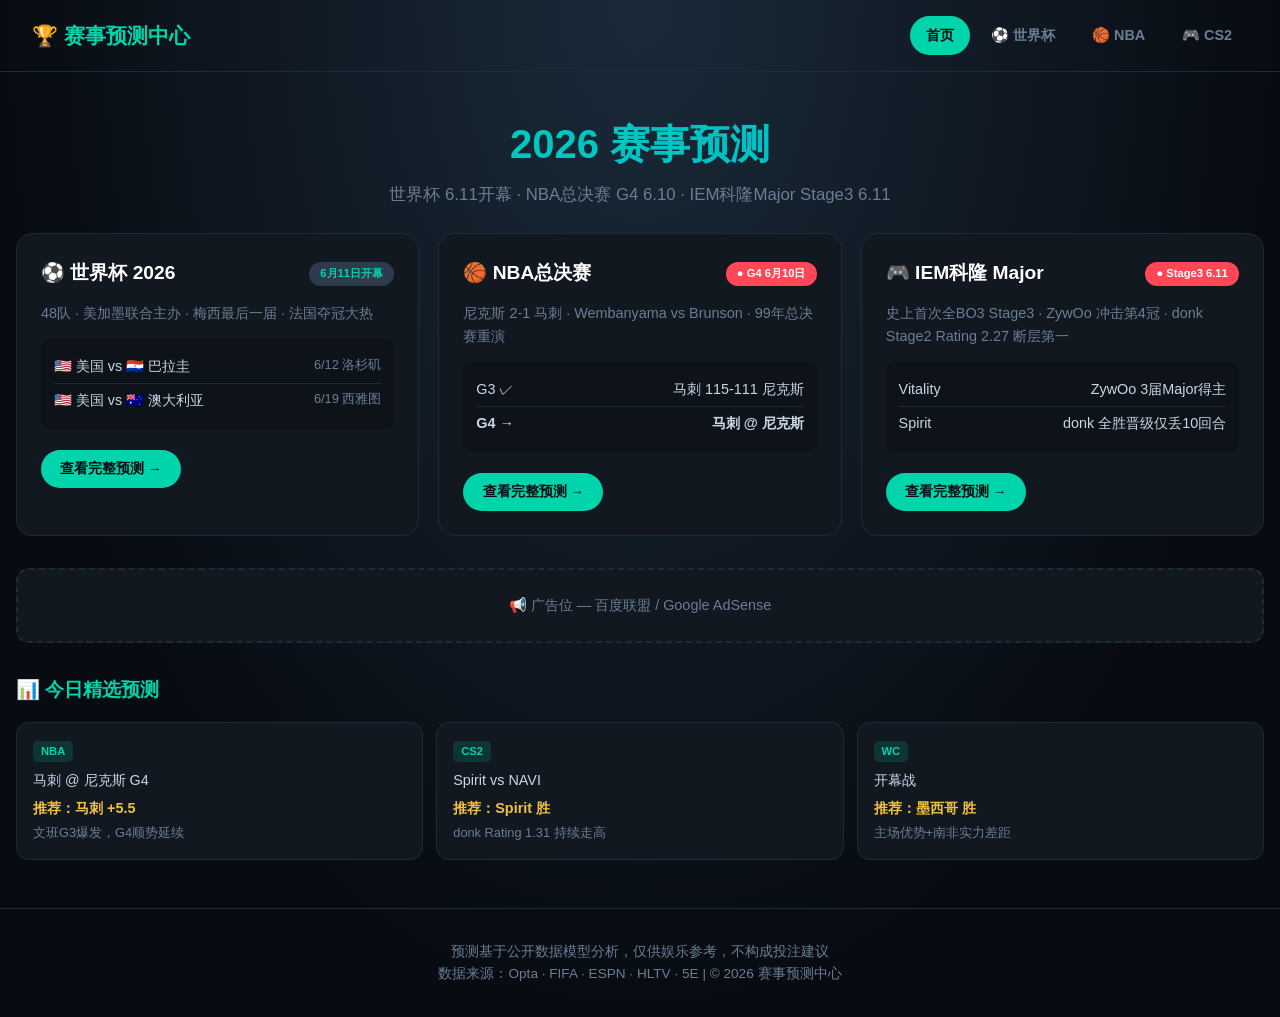
<file: index.html>
<!DOCTYPE html>
<html lang="zh-CN">
<head>
<meta charset="UTF-8">
<meta name="viewport" content="width=device-width, initial-scale=1.0">
<meta name="description" content="2026赛事预测：世界杯、NBA总决赛尼克斯vs马刺、IEM科隆CS2 Major。每日更新AI数据模型+专家分析。">
<meta name="keywords" content="世界杯预测,NBA总决赛,科隆Major,2026世界杯赛程,比分预测">
<title>赛事预测中心 | 世界杯 · NBA · CS2 Major 2026</title>
<link rel="stylesheet" href="style.css">
<link rel="manifest" href="manifest.json">
<meta name="theme-color" content="#00d4aa">
</head>
<body>
<header>
  <div class="logo">🏆 赛事预测中心</div>
  <nav>
    <a href="index.html" class="active">首页</a>
    <a href="wc.html">⚽ 世界杯</a>
    <a href="nba.html">🏀 NBA</a>
    <a href="cs2.html">🎮 CS2</a>
  </nav>
</header>

<main>
  <section class="hero">
    <h1>2026 赛事预测</h1>
    <p>世界杯 6.11开幕 · NBA总决赛 G4 6.10 · IEM科隆Major Stage3 6.11</p>
  </section>

  <section class="events">
    <!-- WC -->
    <article class="event-card">
      <div class="event-header">
        <h2>⚽ 世界杯 2026</h2>
        <span class="status upcoming">6月11日开幕</span>
      </div>
      <p class="desc">48队 · 美加墨联合主办 · 梅西最后一届 · 法国夺冠大热</p>
      <div class="highlight">
        <div class="match-row"><span>🇺🇸 美国 vs 🇵🇾 巴拉圭</span><span class="date">6/12 洛杉矶</span></div>
        <div class="match-row"><span>🇺🇸 美国 vs 🇦🇺 澳大利亚</span><span class="date">6/19 西雅图</span></div>
      </div>
      <a href="wc.html" class="btn">查看完整预测 →</a>
    </article>

    <!-- NBA -->
    <article class="event-card">
      <div class="event-header">
        <h2>🏀 NBA总决赛</h2>
        <span class="status live">● G4 6月10日</span>
      </div>
      <p class="desc">尼克斯 2-1 马刺 · Wembanyama vs Brunson · 99年总决赛重演</p>
      <div class="highlight">
        <div class="match-row"><span>G3 ✓</span><span>马刺 115-111 尼克斯</span></div>
        <div class="match-row" style="font-weight:700"><span>G4 →</span><span>马刺 @ 尼克斯</span></div>
      </div>
      <a href="nba.html" class="btn">查看完整预测 →</a>
    </article>

    <!-- CS2 -->
    <article class="event-card">
      <div class="event-header">
        <h2>🎮 IEM科隆 Major</h2>
        <span class="status live">● Stage3 6.11</span>
      </div>
      <p class="desc">史上首次全BO3 Stage3 · ZywOo 冲击第4冠 · donk Stage2 Rating 2.27 断层第一</p>
      <div class="highlight">
        <div class="match-row"><span>Vitality</span><span>ZywOo 3届Major得主</span></div>
        <div class="match-row"><span>Spirit</span><span>donk 全胜晋级仅丢10回合</span></div>
      </div>
      <a href="cs2.html" class="btn">查看完整预测 →</a>
    </article>
  </section>

  <!-- Ad Zone -->
  <div class="ad-banner">
    <div class="ad-placeholder">📢 广告位 — 百度联盟 / Google AdSense</div>
  </div>

  <section class="daily-picks">
    <h2>📊 今日精选预测</h2>
    <div class="pick-grid">
      <div class="pick-card">
        <div class="pick-tag">NBA</div>
        <div>马刺 @ 尼克斯 G4</div>
        <div class="pick-result">推荐：马刺 +5.5</div>
        <div class="pick-reason">文班G3爆发，G4顺势延续</div>
      </div>
      <div class="pick-card">
        <div class="pick-tag">CS2</div>
        <div>Spirit vs NAVI</div>
        <div class="pick-result">推荐：Spirit 胜</div>
        <div class="pick-reason">donk Rating 1.31 持续走高</div>
      </div>
      <div class="pick-card">
        <div class="pick-tag">WC</div>
        <div>开幕战</div>
        <div class="pick-result">推荐：墨西哥 胜</div>
        <div class="pick-reason">主场优势+南非实力差距</div>
      </div>
    </div>
  </section>
</main>

<footer>
  <p>预测基于公开数据模型分析，仅供娱乐参考，不构成投注建议</p>
  <p>数据来源：Opta · FIFA · ESPN · HLTV · 5E | © 2026 赛事预测中心</p>
</footer>
</body>
</html>
</file>
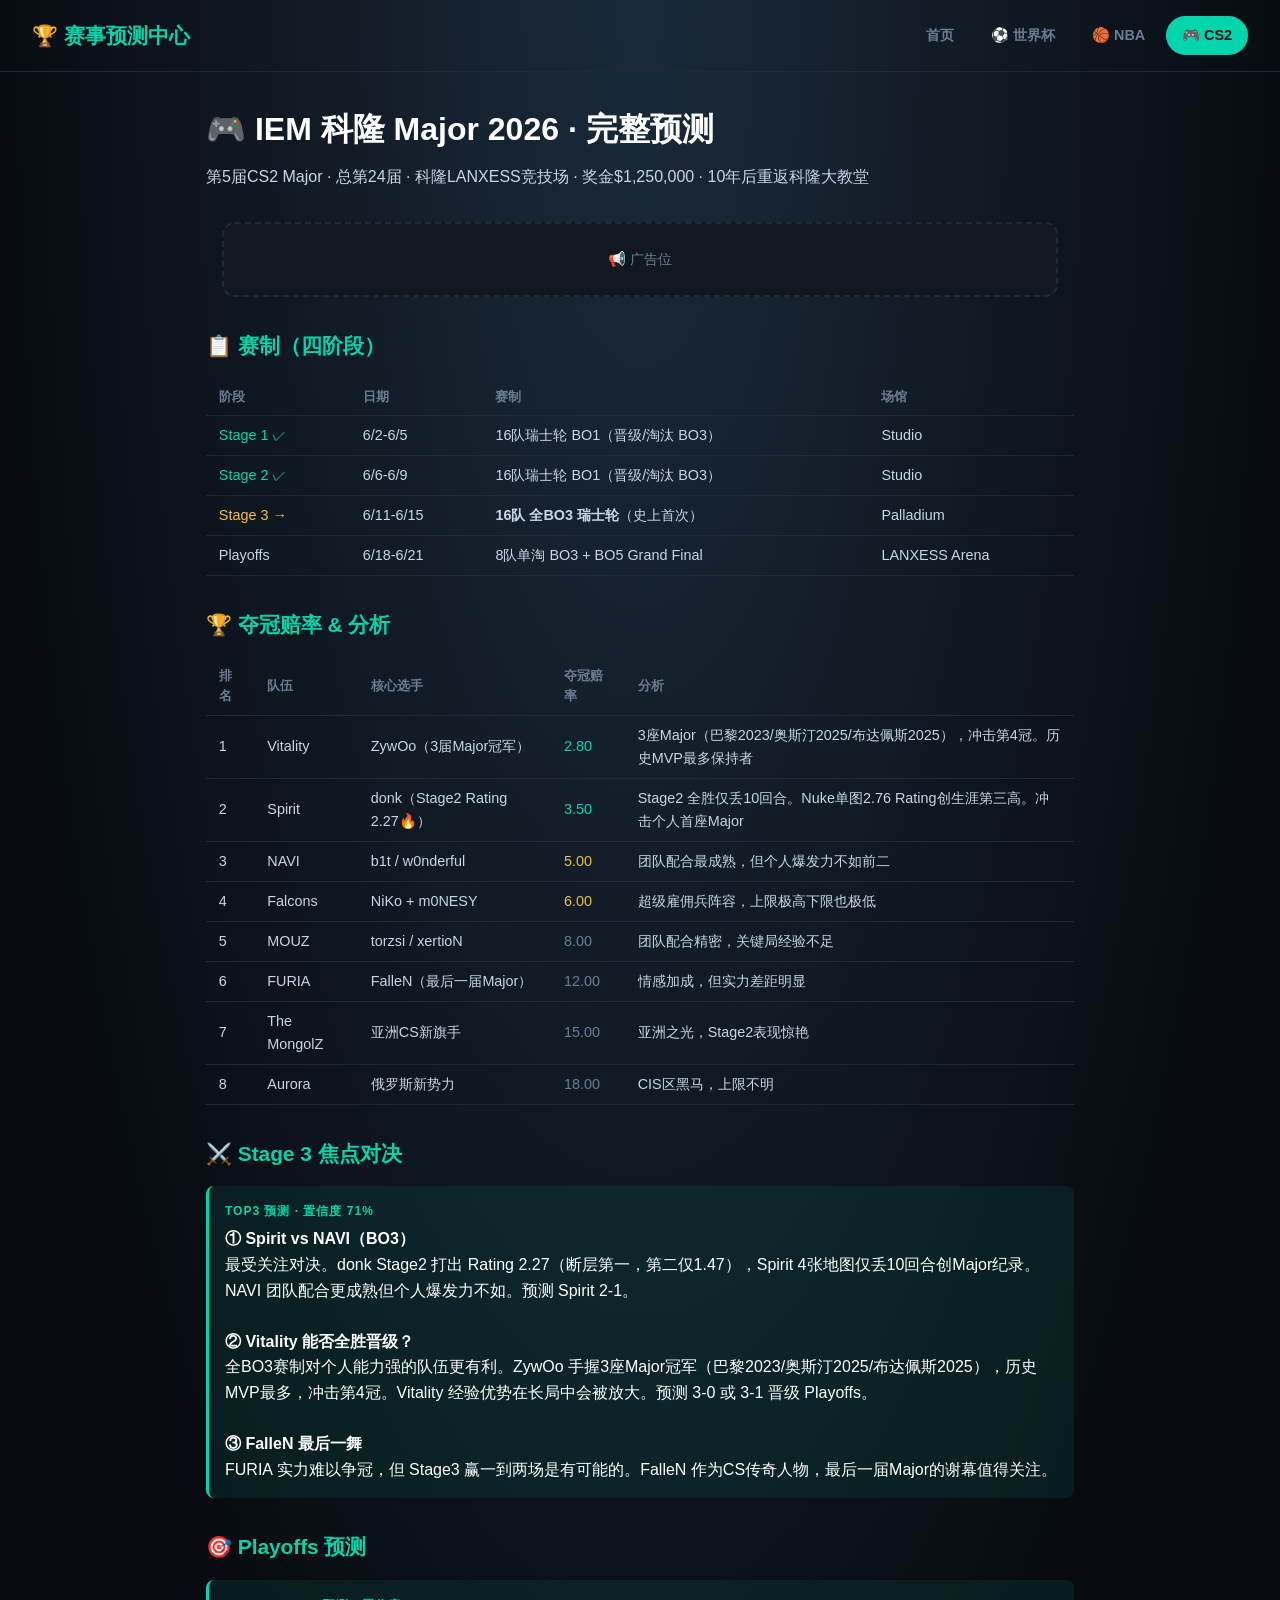
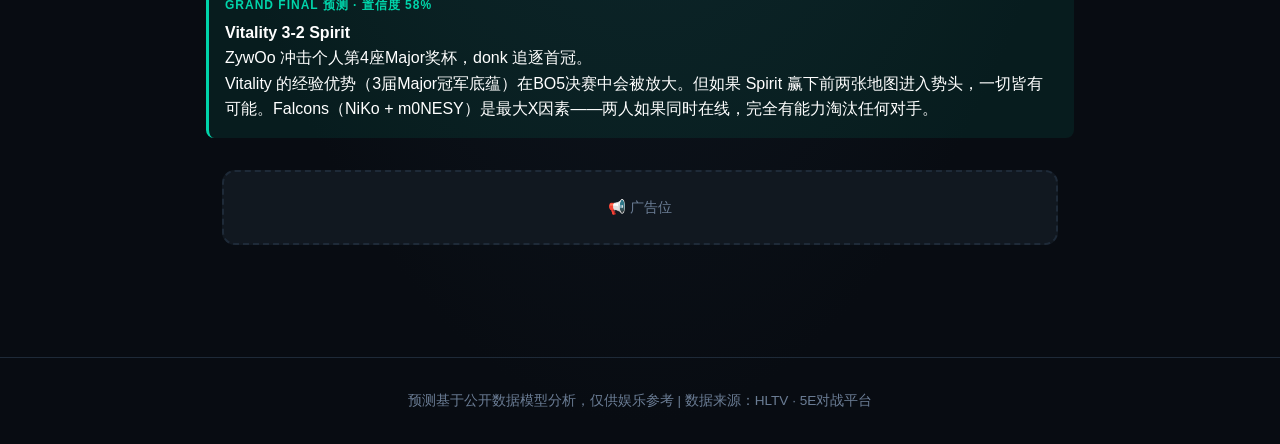
<file: cs2.html>
<!DOCTYPE html>
<html lang="zh-CN">
<head>
<meta charset="UTF-8">
<meta name="viewport" content="width=device-width, initial-scale=1.0">
<meta name="description" content="IEM科隆2026 CS2 Major完整预测：Stage3对阵、Playoffs前瞻、ZywOo vs donk。史上首次全BO3 Stage3，奖金125万美元。">
<meta name="keywords" content="CS2 Major,IEM科隆2026,Vitality,Spirit,ZywOo,donk,NAVI,5E对战平台">
<title>IEM科隆Major 2026预测 | CS2 · Stage3 · Playoffs</title>
<link rel="stylesheet" href="style.css">
<link rel="manifest" href="manifest.json">
<meta name="theme-color" content="#00d4aa">
</head>
<body>
<header>
  <div class="logo">🏆 赛事预测中心</div>
  <nav>
    <a href="index.html">首页</a>
    <a href="wc.html">⚽ 世界杯</a>
    <a href="nba.html">🏀 NBA</a>
    <a href="cs2.html" class="active">🎮 CS2</a>
  </nav>
</header>

<main class="content">
  <h1>🎮 IEM 科隆 Major 2026 · 完整预测</h1>
  <p>第5届CS2 Major · 总第24届 · 科隆LANXESS竞技场 · 奖金$1,250,000 · 10年后重返科隆大教堂</p>

  <div class="ad-banner"><div class="ad-placeholder">📢 广告位</div></div>

  <h2>📋 赛制（四阶段）</h2>
  <table>
    <tr><th>阶段</th><th>日期</th><th>赛制</th><th>场馆</th></tr>
    <tr><td style="color:#00d4aa">Stage 1 ✓</td><td>6/2-6/5</td><td>16队瑞士轮 BO1（晋级/淘汰 BO3）</td><td>Studio</td></tr>
    <tr><td style="color:#00d4aa">Stage 2 ✓</td><td>6/6-6/9</td><td>16队瑞士轮 BO1（晋级/淘汰 BO3）</td><td>Studio</td></tr>
    <tr><td style="color:#f0c040">Stage 3 →</td><td>6/11-6/15</td><td><strong>16队 全BO3 瑞士轮</strong>（史上首次）</td><td>Palladium</td></tr>
    <tr><td>Playoffs</td><td>6/18-6/21</td><td>8队单淘 BO3 + BO5 Grand Final</td><td>LANXESS Arena</td></tr>
  </table>

  <h2>🏆 夺冠赔率 & 分析</h2>
  <table>
    <tr><th>排名</th><th>队伍</th><th>核心选手</th><th>夺冠赔率</th><th>分析</th></tr>
    <tr><td>1</td><td>Vitality</td><td>ZywOo（3届Major冠军）</td><td style="color:#00d4aa">2.80</td><td>3座Major（巴黎2023/奥斯汀2025/布达佩斯2025），冲击第4冠。历史MVP最多保持者</td></tr>
    <tr><td>2</td><td>Spirit</td><td>donk（Stage2 Rating 2.27🔥）</td><td style="color:#00d4aa">3.50</td><td>Stage2 全胜仅丢10回合。Nuke单图2.76 Rating创生涯第三高。冲击个人首座Major</td></tr>
    <tr><td>3</td><td>NAVI</td><td>b1t / w0nderful</td><td style="color:#f0c040">5.00</td><td>团队配合最成熟，但个人爆发力不如前二</td></tr>
    <tr><td>4</td><td>Falcons</td><td>NiKo + m0NESY</td><td style="color:#f0c040">6.00</td><td>超级雇佣兵阵容，上限极高下限也极低</td></tr>
    <tr><td>5</td><td>MOUZ</td><td>torzsi / xertioN</td><td style="color:#6b7d95">8.00</td><td>团队配合精密，关键局经验不足</td></tr>
    <tr><td>6</td><td>FURIA</td><td>FalleN（最后一届Major）</td><td style="color:#6b7d95">12.00</td><td>情感加成，但实力差距明显</td></tr>
    <tr><td>7</td><td>The MongolZ</td><td>亚洲CS新旗手</td><td style="color:#6b7d95">15.00</td><td>亚洲之光，Stage2表现惊艳</td></tr>
    <tr><td>8</td><td>Aurora</td><td>俄罗斯新势力</td><td style="color:#6b7d95">18.00</td><td>CIS区黑马，上限不明</td></tr>
  </table>

  <h2>⚔️ Stage 3 焦点对决</h2>
  <div class="prediction-box">
    <div class="label">TOP3 预测 · 置信度 71%</div>
    <div class="body">
      <strong>① Spirit vs NAVI（BO3）</strong><br>
      最受关注对决。donk Stage2 打出 Rating 2.27（断层第一，第二仅1.47），Spirit 4张地图仅丢10回合创Major纪录。NAVI 团队配合更成熟但个人爆发力不如。预测 Spirit 2-1。<br><br>
      <strong>② Vitality 能否全胜晋级？</strong><br>
      全BO3赛制对个人能力强的队伍更有利。ZywOo 手握3座Major冠军（巴黎2023/奥斯汀2025/布达佩斯2025），历史MVP最多，冲击第4冠。Vitality 经验优势在长局中会被放大。预测 3-0 或 3-1 晋级 Playoffs。<br><br>
      <strong>③ FalleN 最后一舞</strong><br>
      FURIA 实力难以争冠，但 Stage3 赢一到两场是有可能的。FalleN 作为CS传奇人物，最后一届Major的谢幕值得关注。
    </div>
  </div>

  <h2>🎯 Playoffs 预测</h2>
  <div class="prediction-box">
    <div class="label">Grand Final 预测 · 置信度 58%</div>
    <div class="body">
      <strong>Vitality 3-2 Spirit</strong><br>
      ZywOo 冲击个人第4座Major奖杯，donk 追逐首冠。<br>
      Vitality 的经验优势（3届Major冠军底蕴）在BO5决赛中会被放大。但如果 Spirit 赢下前两张地图进入势头，一切皆有可能。Falcons（NiKo + m0NESY）是最大X因素——两人如果同时在线，完全有能力淘汰任何对手。
    </div>
  </div>

  <div class="ad-banner"><div class="ad-placeholder">📢 广告位</div></div>
</main>

<footer>
  <p>预测基于公开数据模型分析，仅供娱乐参考 | 数据来源：HLTV · 5E对战平台</p>
</footer>
</body>
</html>
</file>
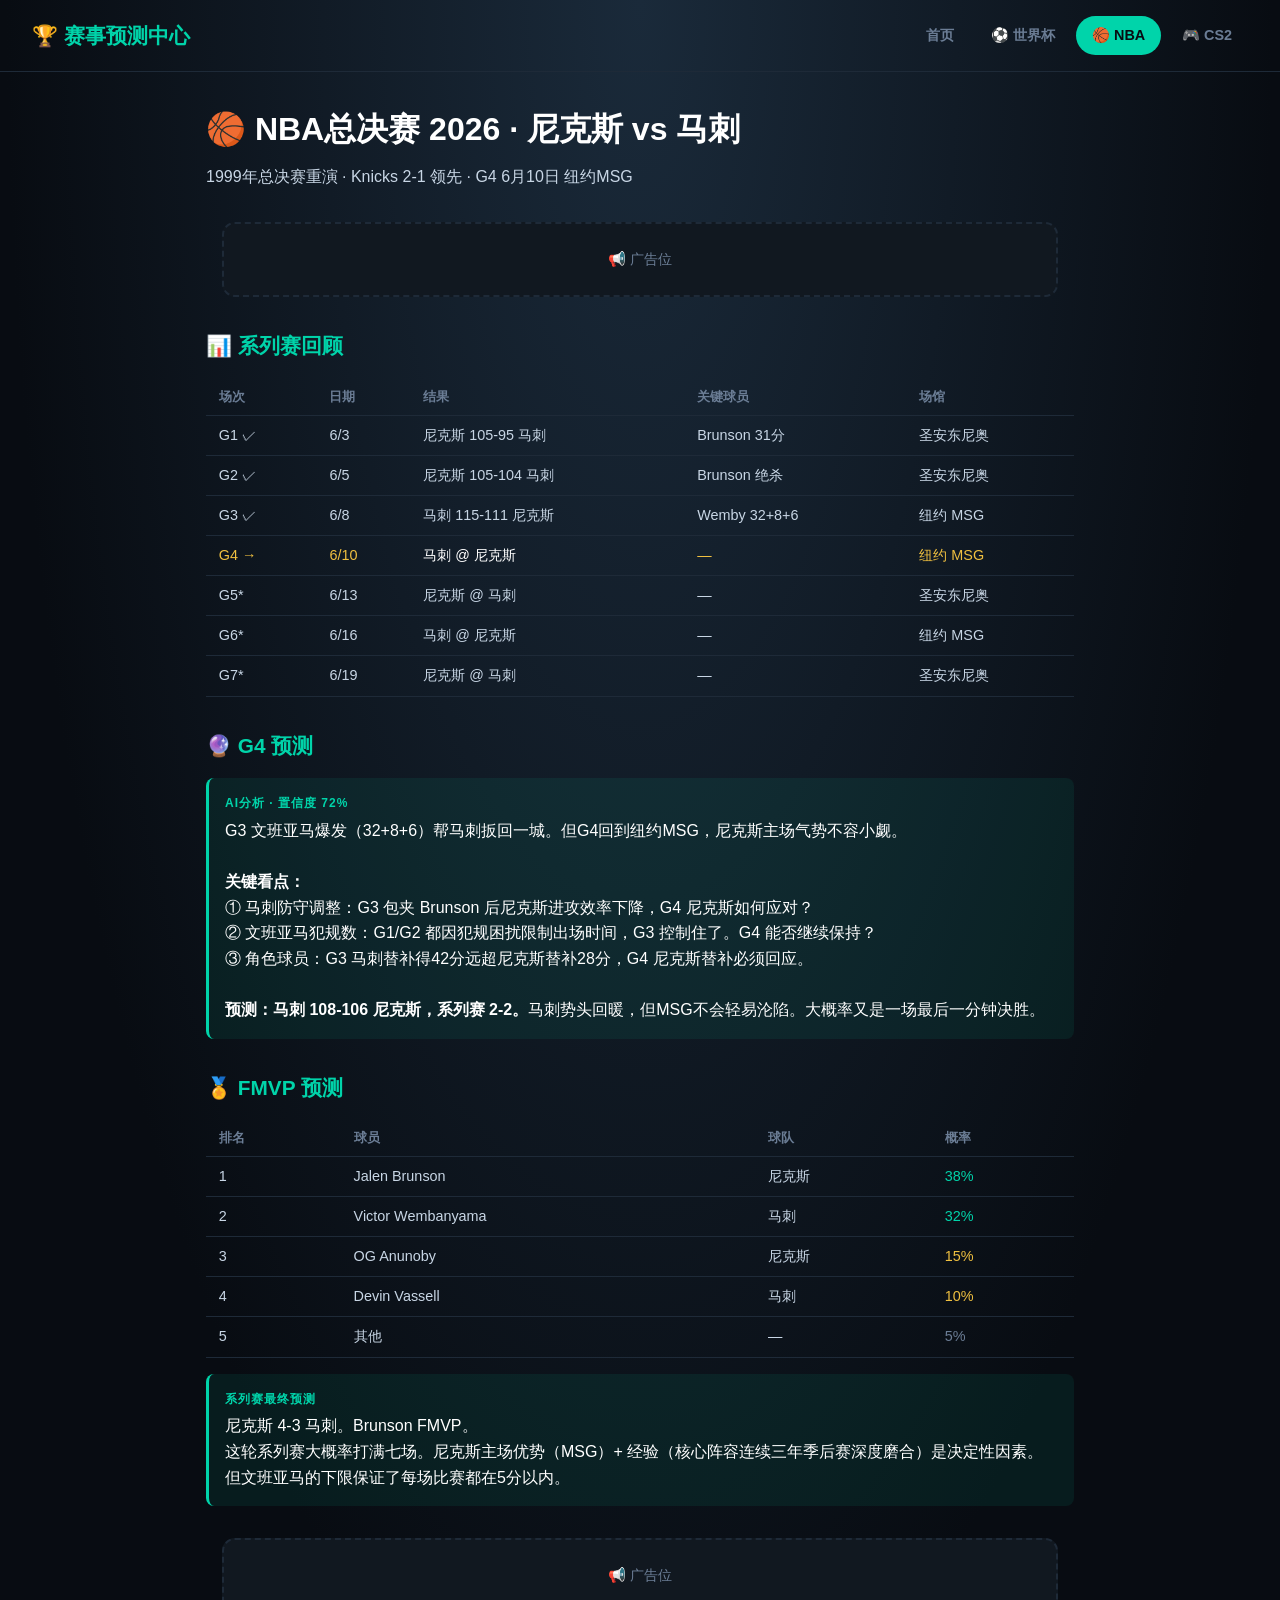
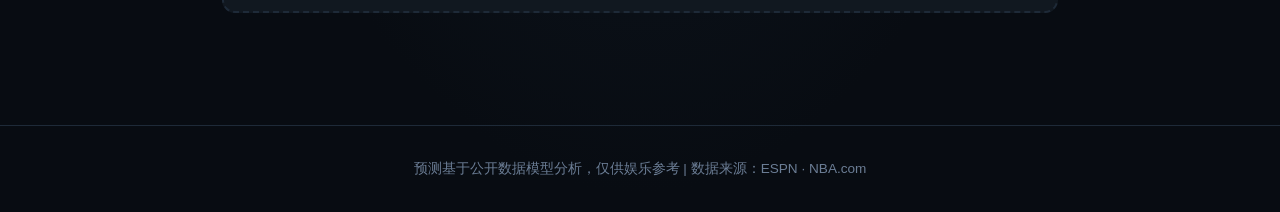
<file: nba.html>
<!DOCTYPE html>
<html lang="zh-CN">
<head>
<meta charset="UTF-8">
<meta name="viewport" content="width=device-width, initial-scale=1.0">
<meta name="description" content="2026 NBA总决赛完整预测：尼克斯vs马刺，系列赛2-1。文班亚马vs布伦森，1999年总决赛重演。G4预测、FMVP前瞻。">
<meta name="keywords" content="NBA总决赛2026,尼克斯,马刺,文班亚马,布伦森,FMVP预测">
<title>NBA总决赛2026预测 | 尼克斯vs马刺 · G4前瞻</title>
<link rel="stylesheet" href="style.css">
<link rel="manifest" href="manifest.json">
<meta name="theme-color" content="#00d4aa">
</head>
<body>
<header>
  <div class="logo">🏆 赛事预测中心</div>
  <nav>
    <a href="index.html">首页</a>
    <a href="wc.html">⚽ 世界杯</a>
    <a href="nba.html" class="active">🏀 NBA</a>
    <a href="cs2.html">🎮 CS2</a>
  </nav>
</header>

<main class="content">
  <h1>🏀 NBA总决赛 2026 · 尼克斯 vs 马刺</h1>
  <p>1999年总决赛重演 · Knicks 2-1 领先 · G4 6月10日 纽约MSG</p>

  <div class="ad-banner"><div class="ad-placeholder">📢 广告位</div></div>

  <h2>📊 系列赛回顾</h2>
  <table>
    <tr><th>场次</th><th>日期</th><th>结果</th><th>关键球员</th><th>场馆</th></tr>
    <tr><td>G1 ✓</td><td>6/3</td><td>尼克斯 105-95 马刺</td><td>Brunson 31分</td><td>圣安东尼奥</td></tr>
    <tr><td>G2 ✓</td><td>6/5</td><td>尼克斯 105-104 马刺</td><td>Brunson 绝杀</td><td>圣安东尼奥</td></tr>
    <tr><td>G3 ✓</td><td>6/8</td><td>马刺 115-111 尼克斯</td><td>Wemby 32+8+6</td><td>纽约 MSG</td></tr>
    <tr><td style="color:#f0c040">G4 →</td><td style="color:#f0c040">6/10</td><td style="color:#fff">马刺 @ 尼克斯</td><td style="color:#f0c040">—</td><td style="color:#f0c040">纽约 MSG</td></tr>
    <tr><td>G5*</td><td>6/13</td><td>尼克斯 @ 马刺</td><td>—</td><td>圣安东尼奥</td></tr>
    <tr><td>G6*</td><td>6/16</td><td>马刺 @ 尼克斯</td><td>—</td><td>纽约 MSG</td></tr>
    <tr><td>G7*</td><td>6/19</td><td>尼克斯 @ 马刺</td><td>—</td><td>圣安东尼奥</td></tr>
  </table>

  <h2>🔮 G4 预测</h2>
  <div class="prediction-box">
    <div class="label">AI分析 · 置信度 72%</div>
    <div class="body">
      G3 文班亚马爆发（32+8+6）帮马刺扳回一城。但G4回到纽约MSG，尼克斯主场气势不容小觑。<br><br>
      <strong>关键看点：</strong><br>
      ① 马刺防守调整：G3 包夹 Brunson 后尼克斯进攻效率下降，G4 尼克斯如何应对？<br>
      ② 文班亚马犯规数：G1/G2 都因犯规困扰限制出场时间，G3 控制住了。G4 能否继续保持？<br>
      ③ 角色球员：G3 马刺替补得42分远超尼克斯替补28分，G4 尼克斯替补必须回应。<br><br>
      <strong>预测：马刺 108-106 尼克斯，系列赛 2-2。</strong>马刺势头回暖，但MSG不会轻易沦陷。大概率又是一场最后一分钟决胜。
    </div>
  </div>

  <h2>🏅 FMVP 预测</h2>
  <table>
    <tr><th>排名</th><th>球员</th><th>球队</th><th>概率</th></tr>
    <tr><td>1</td><td>Jalen Brunson</td><td>尼克斯</td><td style="color:#00d4aa">38%</td></tr>
    <tr><td>2</td><td>Victor Wembanyama</td><td>马刺</td><td style="color:#00d4aa">32%</td></tr>
    <tr><td>3</td><td>OG Anunoby</td><td>尼克斯</td><td style="color:#f0c040">15%</td></tr>
    <tr><td>4</td><td>Devin Vassell</td><td>马刺</td><td style="color:#f0c040">10%</td></tr>
    <tr><td>5</td><td>其他</td><td>—</td><td style="color:#6b7d95">5%</td></tr>
  </table>

  <div class="prediction-box">
    <div class="label">系列赛最终预测</div>
    <div class="body">
      尼克斯 4-3 马刺。Brunson FMVP。<br>
      这轮系列赛大概率打满七场。尼克斯主场优势（MSG）+ 经验（核心阵容连续三年季后赛深度磨合）是决定性因素。但文班亚马的下限保证了每场比赛都在5分以内。
    </div>
  </div>

  <div class="ad-banner"><div class="ad-placeholder">📢 广告位</div></div>
</main>

<footer>
  <p>预测基于公开数据模型分析，仅供娱乐参考 | 数据来源：ESPN · NBA.com</p>
</footer>
</body>
</html>
</file>
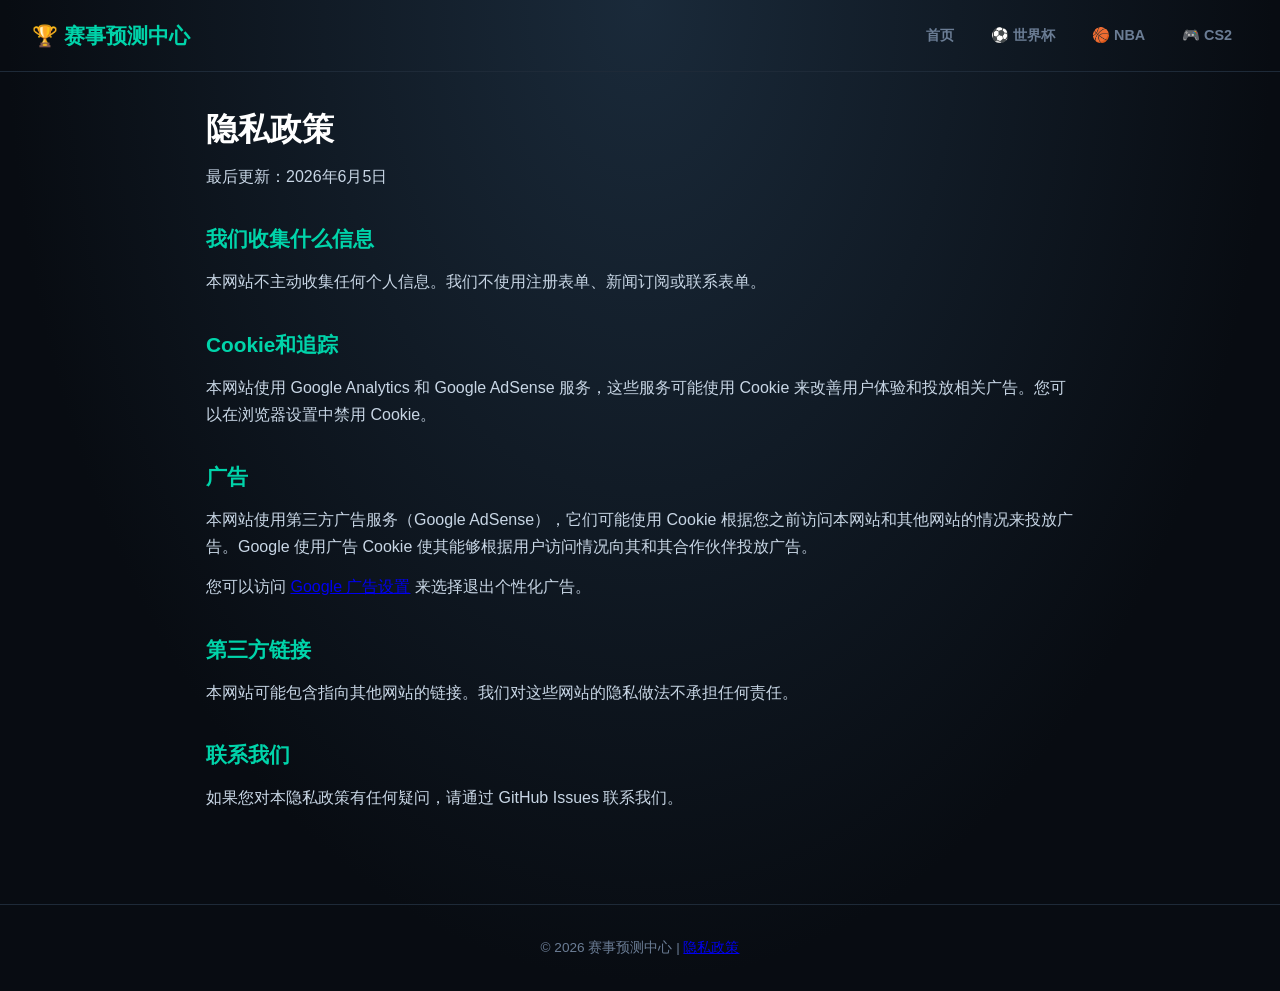
<file: privacy-policy.html>
<!DOCTYPE html><html lang="zh-CN">
<head><meta charset="UTF-8"><meta name="viewport" content="width=device-width,initial-scale=1.0">
<title>隐私政策 | 赛事预测中心</title><link rel="stylesheet" href="style.css">
<link rel="manifest" href="manifest.json">
<meta name="theme-color" content="#00d4aa"></head>
<body><header><div class="logo">🏆 赛事预测中心</div>
<nav><a href="index.html">首页</a><a href="wc.html">⚽ 世界杯</a><a href="nba.html">🏀 NBA</a><a href="cs2.html">🎮 CS2</a></nav></header>
<main class="content">
<h1>隐私政策</h1>
<p>最后更新：2026年6月5日</p>
<h2>我们收集什么信息</h2><p>本网站不主动收集任何个人信息。我们不使用注册表单、新闻订阅或联系表单。</p>
<h2>Cookie和追踪</h2><p>本网站使用 Google Analytics 和 Google AdSense 服务，这些服务可能使用 Cookie 来改善用户体验和投放相关广告。您可以在浏览器设置中禁用 Cookie。</p>
<h2>广告</h2><p>本网站使用第三方广告服务（Google AdSense），它们可能使用 Cookie 根据您之前访问本网站和其他网站的情况来投放广告。Google 使用广告 Cookie 使其能够根据用户访问情况向其和其合作伙伴投放广告。</p>
<p>您可以访问 <a href="https://www.google.com/settings/ads">Google 广告设置</a> 来选择退出个性化广告。</p>
<h2>第三方链接</h2><p>本网站可能包含指向其他网站的链接。我们对这些网站的隐私做法不承担任何责任。</p>
<h2>联系我们</h2><p>如果您对本隐私政策有任何疑问，请通过 GitHub Issues 联系我们。</p></main>
<footer><p>© 2026 赛事预测中心 | <a href="privacy-policy.html">隐私政策</a></p></footer></body></html>
</file>
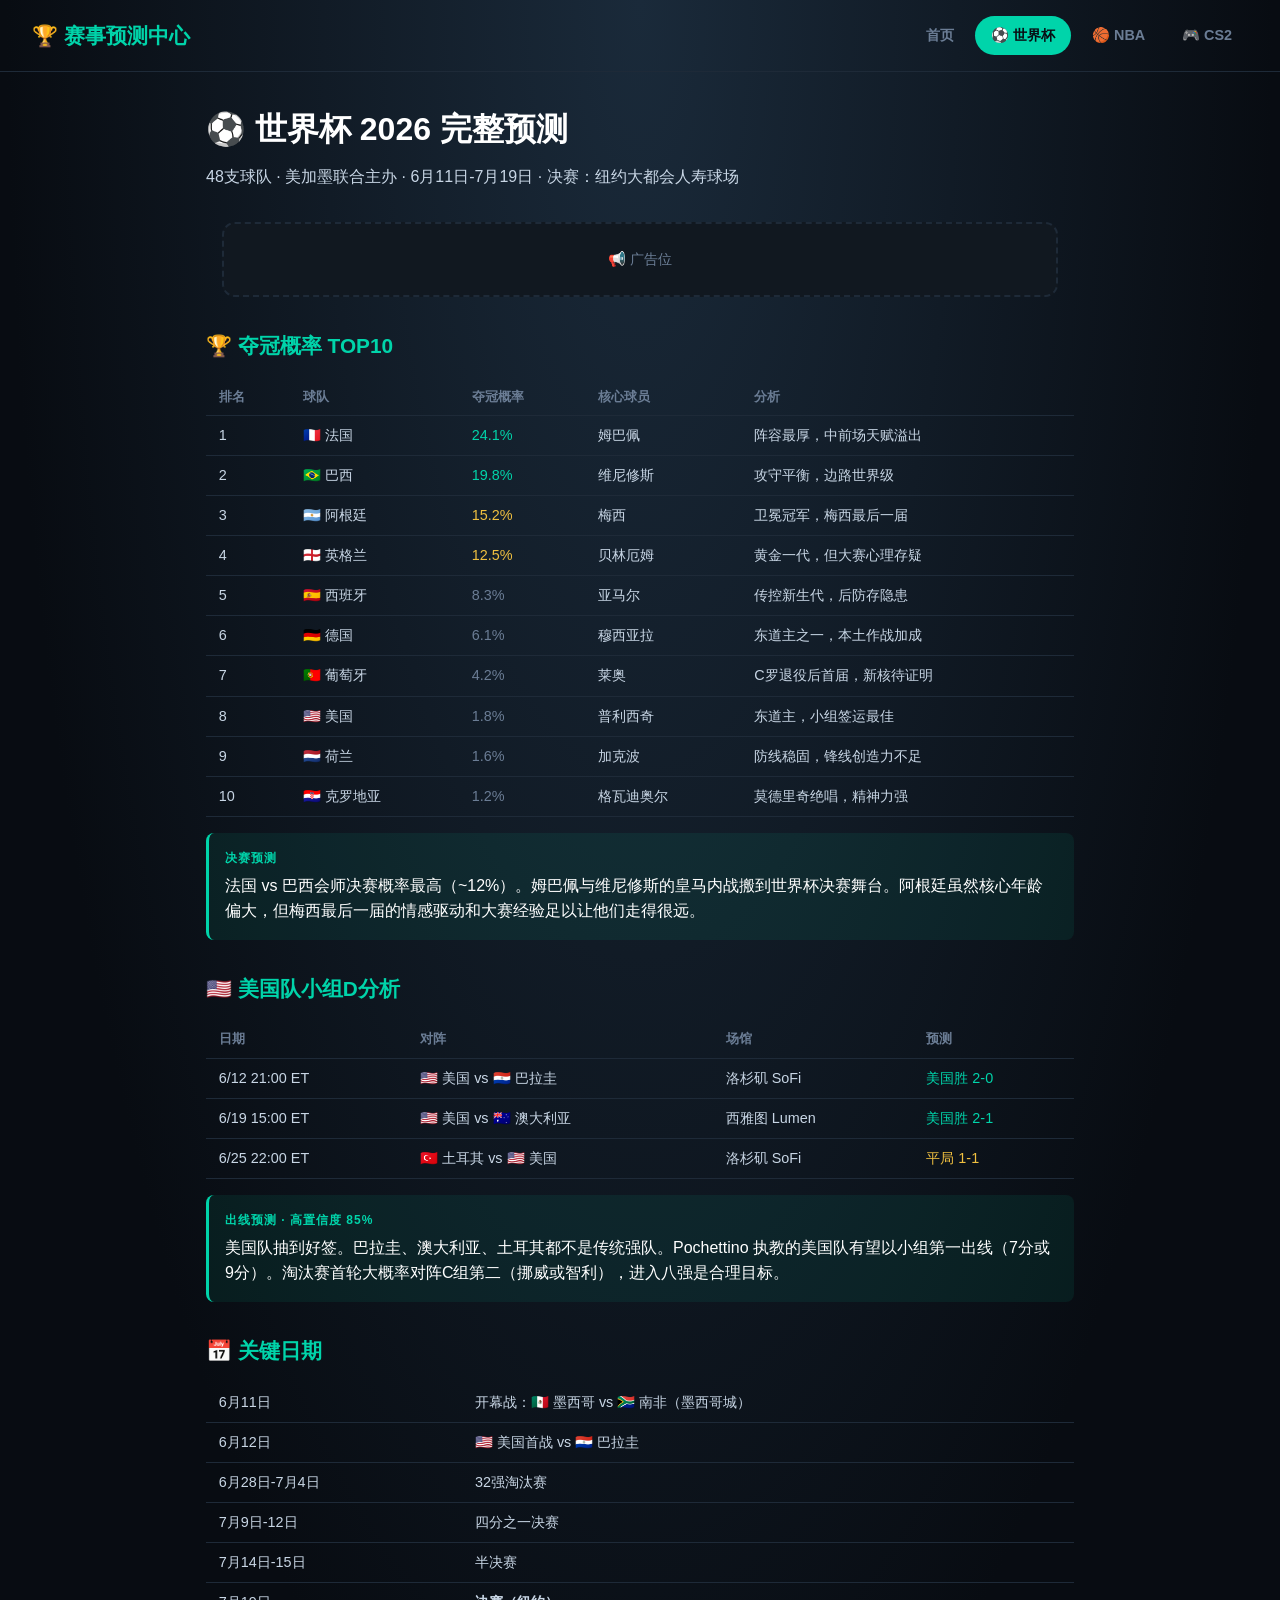
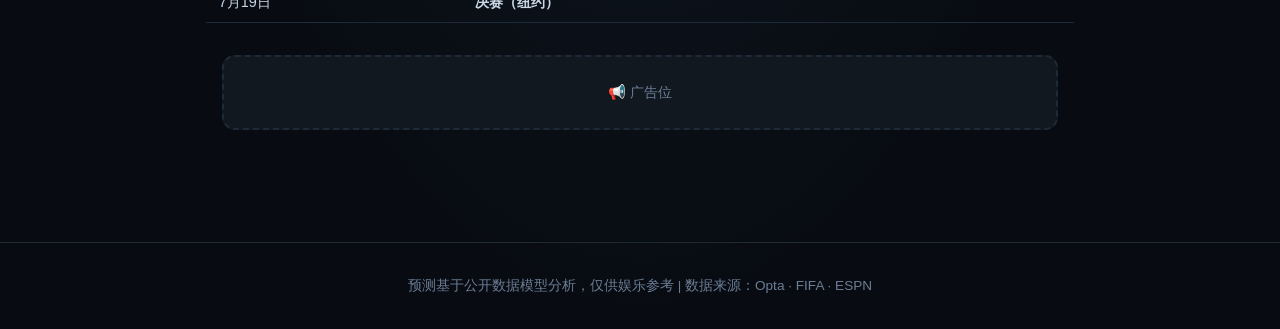
<file: wc.html>
<!DOCTYPE html>
<html lang="zh-CN">
<head>
<meta charset="UTF-8">
<meta name="viewport" content="width=device-width, initial-scale=1.0">
<meta name="description" content="2026世界杯完整预测：赛程、出线分析、夺冠概率、每日比分预测。美国队小组D分析，法国巴西阿根廷夺冠热门。">
<meta name="keywords" content="世界杯2026,赛程,比分预测,夺冠概率,美国队,法国,巴西,阿根廷">
<title>世界杯2026预测 | 赛程 · 出线 · 夺冠完整分析</title>
<link rel="stylesheet" href="style.css">
<link rel="manifest" href="manifest.json">
<meta name="theme-color" content="#00d4aa">
</head>
<body>
<header>
  <div class="logo">🏆 赛事预测中心</div>
  <nav>
    <a href="index.html">首页</a>
    <a href="wc.html" class="active">⚽ 世界杯</a>
    <a href="nba.html">🏀 NBA</a>
    <a href="cs2.html">🎮 CS2</a>
  </nav>
</header>

<main class="content">
  <h1>⚽ 世界杯 2026 完整预测</h1>
  <p>48支球队 · 美加墨联合主办 · 6月11日-7月19日 · 决赛：纽约大都会人寿球场</p>

  <!-- Ad -->
  <div class="ad-banner"><div class="ad-placeholder">📢 广告位</div></div>

  <h2>🏆 夺冠概率 TOP10</h2>
  <table>
    <tr><th>排名</th><th>球队</th><th>夺冠概率</th><th>核心球员</th><th>分析</th></tr>
    <tr><td>1</td><td>🇫🇷 法国</td><td style="color:#00d4aa">24.1%</td><td>姆巴佩</td><td>阵容最厚，中前场天赋溢出</td></tr>
    <tr><td>2</td><td>🇧🇷 巴西</td><td style="color:#00d4aa">19.8%</td><td>维尼修斯</td><td>攻守平衡，边路世界级</td></tr>
    <tr><td>3</td><td>🇦🇷 阿根廷</td><td style="color:#f0c040">15.2%</td><td>梅西</td><td>卫冕冠军，梅西最后一届</td></tr>
    <tr><td>4</td><td>🏴󠁧󠁢󠁥󠁮󠁧󠁿 英格兰</td><td style="color:#f0c040">12.5%</td><td>贝林厄姆</td><td>黄金一代，但大赛心理存疑</td></tr>
    <tr><td>5</td><td>🇪🇸 西班牙</td><td style="color:#6b7d95">8.3%</td><td>亚马尔</td><td>传控新生代，后防存隐患</td></tr>
    <tr><td>6</td><td>🇩🇪 德国</td><td style="color:#6b7d95">6.1%</td><td>穆西亚拉</td><td>东道主之一，本土作战加成</td></tr>
    <tr><td>7</td><td>🇵🇹 葡萄牙</td><td style="color:#6b7d95">4.2%</td><td>莱奥</td><td>C罗退役后首届，新核待证明</td></tr>
    <tr><td>8</td><td>🇺🇸 美国</td><td style="color:#6b7d95">1.8%</td><td>普利西奇</td><td>东道主，小组签运最佳</td></tr>
    <tr><td>9</td><td>🇳🇱 荷兰</td><td style="color:#6b7d95">1.6%</td><td>加克波</td><td>防线稳固，锋线创造力不足</td></tr>
    <tr><td>10</td><td>🇭🇷 克罗地亚</td><td style="color:#6b7d95">1.2%</td><td>格瓦迪奥尔</td><td>莫德里奇绝唱，精神力强</td></tr>
  </table>

  <div class="prediction-box">
    <div class="label">决赛预测</div>
    <div class="body">法国 vs 巴西会师决赛概率最高（~12%）。姆巴佩与维尼修斯的皇马内战搬到世界杯决赛舞台。阿根廷虽然核心年龄偏大，但梅西最后一届的情感驱动和大赛经验足以让他们走得很远。</div>
  </div>

  <h2>🇺🇸 美国队小组D分析</h2>
  <table>
    <tr><th>日期</th><th>对阵</th><th>场馆</th><th>预测</th></tr>
    <tr><td>6/12 21:00 ET</td><td>🇺🇸 美国 vs 🇵🇾 巴拉圭</td><td>洛杉矶 SoFi</td><td style="color:#00d4aa">美国胜 2-0</td></tr>
    <tr><td>6/19 15:00 ET</td><td>🇺🇸 美国 vs 🇦🇺 澳大利亚</td><td>西雅图 Lumen</td><td style="color:#00d4aa">美国胜 2-1</td></tr>
    <tr><td>6/25 22:00 ET</td><td>🇹🇷 土耳其 vs 🇺🇸 美国</td><td>洛杉矶 SoFi</td><td style="color:#f0c040">平局 1-1</td></tr>
  </table>
  <div class="prediction-box">
    <div class="label">出线预测 · 高置信度 85%</div>
    <div class="body">美国队抽到好签。巴拉圭、澳大利亚、土耳其都不是传统强队。Pochettino 执教的美国队有望以小组第一出线（7分或9分）。淘汰赛首轮大概率对阵C组第二（挪威或智利），进入八强是合理目标。</div>
  </div>

  <h2>📅 关键日期</h2>
  <table>
    <tr><td>6月11日</td><td>开幕战：🇲🇽 墨西哥 vs 🇿🇦 南非（墨西哥城）</td></tr>
    <tr><td>6月12日</td><td>🇺🇸 美国首战 vs 🇵🇾 巴拉圭</td></tr>
    <tr><td>6月28日-7月4日</td><td>32强淘汰赛</td></tr>
    <tr><td>7月9日-12日</td><td>四分之一决赛</td></tr>
    <tr><td>7月14日-15日</td><td>半决赛</td></tr>
    <tr><td>7月19日</td><td><strong>决赛（纽约）</strong></td></tr>
  </table>

  <div class="ad-banner"><div class="ad-placeholder">📢 广告位</div></div>
</main>

<footer>
  <p>预测基于公开数据模型分析，仅供娱乐参考 | 数据来源：Opta · FIFA · ESPN</p>
</footer>
</body>
</html>
</file>
<file: style.css>
:root{--bg:#080c12;--card:#111820;--accent:#00d4aa;--gold:#f0c040;--red:#ff4757;--text:#c8d6e5;--muted:#6b7d95;--border:#1e2a38;--btn:#00b4d8}
*{margin:0;padding:0;box-sizing:border-box}
body{background:var(--bg);color:var(--text);font-family:-apple-system,BlinkMacSystemFont,'Segoe UI','PingFang SC',sans-serif;line-height:1.6;background-image:radial-gradient(ellipse at 50% 0%,#1a2a3a 0%,var(--bg) 70%);min-height:100vh}

/* Header */
header{display:flex;justify-content:space-between;align-items:center;padding:1rem 2rem;border-bottom:1px solid var(--border);flex-wrap:wrap;gap:1rem}
.logo{font-size:1.3rem;font-weight:800;color:var(--accent)}
nav{display:flex;gap:0.3rem;flex-wrap:wrap}
nav a{padding:.5rem 1rem;border-radius:1.5rem;color:var(--muted);text-decoration:none;font-size:.9rem;font-weight:600;transition:all .15s}
nav a:hover,nav a.active{background:var(--accent);color:var(--bg)}

/* Hero */
.hero{text-align:center;padding:2.5rem 1rem 1.5rem}
.hero h1{font-size:2.5rem;font-weight:800;background:linear-gradient(135deg,var(--accent),var(--btn));-webkit-background-clip:text;-webkit-text-fill-color:transparent}
.hero p{color:var(--muted);margin-top:.4rem;font-size:1.05rem}

/* Event Grid */
.events{display:grid;grid-template-columns:repeat(auto-fit,minmax(340px,1fr));gap:1.2rem;max-width:1300px;margin:0 auto;padding:0 1rem}
.event-card{background:var(--card);border:1px solid var(--border);border-radius:1rem;padding:1.5rem;transition:transform .15s,box-shadow .15s}
.event-card:hover{transform:translateY(-2px);box-shadow:0 8px 32px rgba(0,0,0,.3)}
.event-header{display:flex;justify-content:space-between;align-items:center;margin-bottom:.8rem}
.event-header h2{font-size:1.2rem;color:#fff}
.status{padding:.2rem .7rem;border-radius:1rem;font-size:.7rem;font-weight:700}
.status.upcoming{background:#2e3b4e;color:var(--accent)}
.status.live{background:var(--red);color:#fff;animation:pulse 2s infinite}
@keyframes pulse{0%,100%{opacity:1}50%{opacity:.6}}
.desc{color:var(--muted);font-size:.9rem;margin-bottom:.8rem}
.highlight{background:rgba(0,0,0,.2);padding:.8rem;border-radius:.6rem;margin-bottom:.8rem}
.match-row{display:flex;justify-content:space-between;padding:.3rem 0;font-size:.9rem;border-bottom:1px solid var(--border)}
.match-row:last-child{border:none}
.date{color:var(--muted);font-size:.8rem}
.btn{display:inline-block;padding:.5rem 1.2rem;background:var(--accent);color:var(--bg);border-radius:1.5rem;text-decoration:none;font-weight:700;font-size:.85rem;margin-top:.5rem;transition:opacity .15s}
.btn:hover{opacity:.85}

/* Ad Banner */
.ad-banner{max-width:1300px;margin:2rem auto;padding:0 1rem}
.ad-placeholder{background:var(--card);border:2px dashed var(--border);border-radius:.8rem;padding:1.5rem;text-align:center;color:var(--muted);font-size:.9rem}

/* Daily Picks */
.daily-picks{max-width:1300px;margin:2rem auto;padding:0 1rem}
.daily-picks h2{color:var(--accent);margin-bottom:1rem;font-size:1.2rem}
.pick-grid{display:grid;grid-template-columns:repeat(auto-fit,minmax(250px,1fr));gap:.8rem}
.pick-card{background:var(--card);border:1px solid var(--border);border-radius:.8rem;padding:1rem;font-size:.9rem}
.pick-tag{display:inline-block;padding:.1rem .5rem;border-radius:.3rem;font-size:.7rem;font-weight:700;background:rgba(0,212,170,.15);color:var(--accent);margin-bottom:.4rem}
.pick-result{color:var(--gold);font-weight:700;margin-top:.3rem}
.pick-reason{color:var(--muted);font-size:.8rem;margin-top:.2rem}

/* Full page content */
.content{max-width:900px;margin:0 auto;padding:2rem 1rem}
.content h1{font-size:2rem;color:#fff;margin-bottom:.5rem}
.content h2{font-size:1.3rem;color:var(--accent);margin:2rem 0 .8rem}
.content h3{color:#fff;margin:1.2rem 0 .5rem;font-size:1.05rem}
.content p{color:var(--text);margin-bottom:.8rem;line-height:1.7}
.content ul{color:var(--text);padding-left:1.5rem;margin-bottom:1rem}
.content li{margin-bottom:.3rem}
.content table{width:100%;border-collapse:collapse;margin:1rem 0;font-size:.9rem}
.content th,.content td{padding:.5rem .8rem;text-align:left;border-bottom:1px solid var(--border)}
.content th{color:var(--muted);font-weight:600;font-size:.8rem}
.prediction-box{background:rgba(0,212,170,.08);border-left:3px solid var(--accent);padding:1rem;border-radius:.5rem;margin:1rem 0}
.prediction-box .label{font-size:.75rem;color:var(--accent);font-weight:700;text-transform:uppercase;letter-spacing:1px}
.prediction-box .body{margin-top:.3rem;color:#fff;line-height:1.6}

/* Footer */
footer{text-align:center;padding:2rem;color:var(--muted);font-size:.85rem;border-top:1px solid var(--border);margin-top:3rem}

@media(max-width:768px){
  header{flex-direction:column;text-align:center}
  .hero h1{font-size:1.8rem}
  .events{grid-template-columns:1fr}
}
</file>
